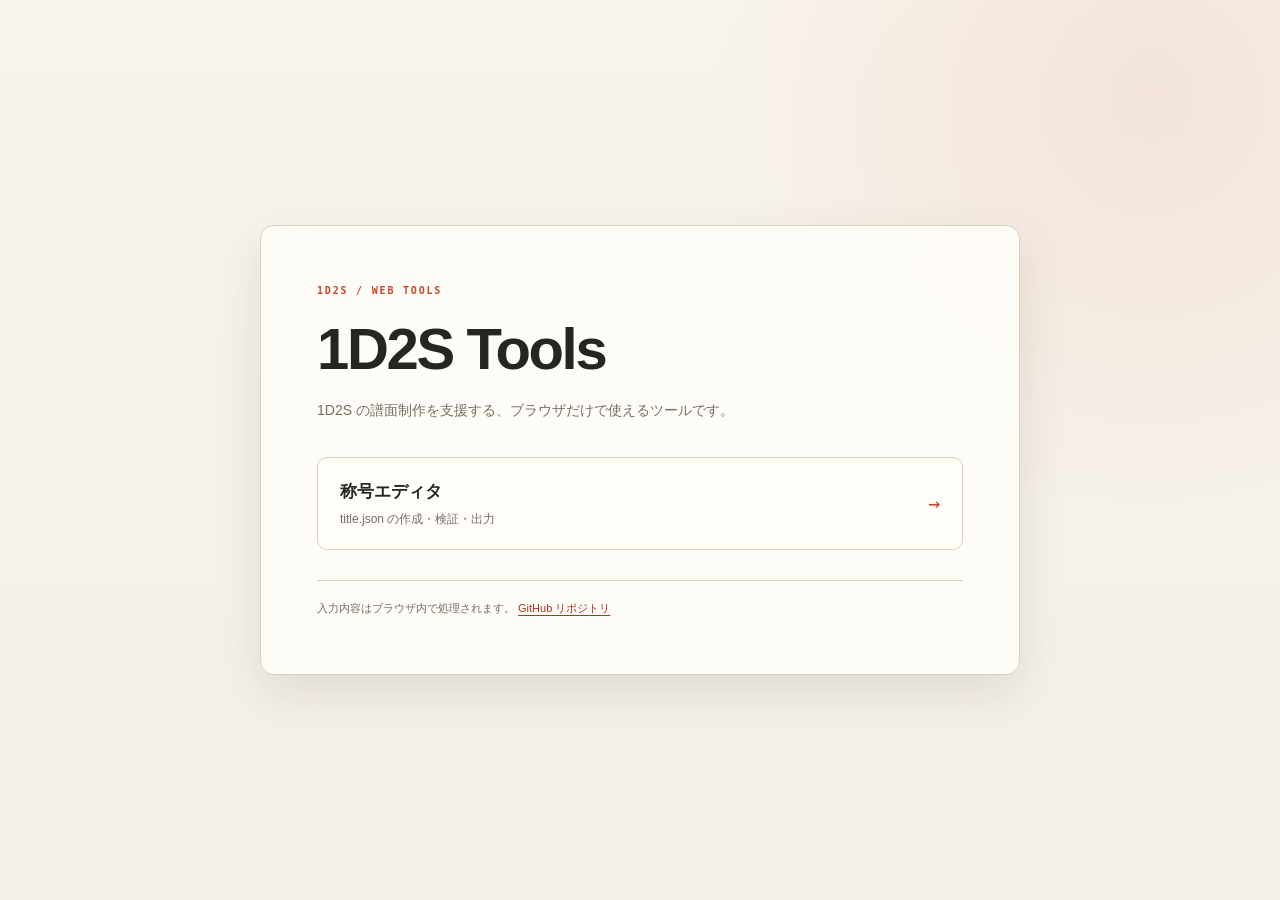
<file: index.html>
<!doctype html>
<html lang="ja">
<head>
  <meta charset="utf-8">
  <meta name="viewport" content="width=device-width, initial-scale=1">
  <meta name="color-scheme" content="light">
  <meta name="description" content="1D2S の譜面制作を支援する Web ツール一覧です。">
  <title>1D2S Tools</title>
  <style>
    :root {
      --bg: #f4f0e8;
      --surface: #fffdf8;
      --ink: #262523;
      --muted: #746f66;
      --line: #d9d1c4;
      --accent: #c8452c;
      --accent-dark: #a93620;
      --accent-pale: #f9e9e5;
      --shadow: 0 18px 50px rgba(80, 58, 38, .12);
    }

    * { box-sizing: border-box; }

    body {
      min-height: 100vh;
      margin: 0;
      display: grid;
      place-items: center;
      padding: 32px 20px;
      color: var(--ink);
      background:
        radial-gradient(circle at 90% 10%, rgba(200, 69, 44, .09), transparent 28rem),
        linear-gradient(180deg, #f8f4ec 0%, var(--bg) 100%);
      font-family: "Yu Gothic", "Hiragino Kaku Gothic ProN", "Noto Sans JP", sans-serif;
      line-height: 1.7;
    }

    .page {
      width: min(760px, 100%);
      padding: clamp(28px, 5vw, 56px);
      border: 1px solid var(--line);
      border-radius: 14px;
      background: rgba(255, 253, 248, .92);
      box-shadow: var(--shadow);
    }

    .eyebrow {
      margin: 0 0 18px;
      color: var(--accent);
      font-family: ui-monospace, "Cascadia Mono", Consolas, monospace;
      font-size: 10px;
      font-weight: 700;
      letter-spacing: .18em;
    }

    h1 {
      margin: 0;
      font-size: clamp(34px, 7vw, 58px);
      line-height: 1.1;
      letter-spacing: -.04em;
    }

    .lead {
      max-width: 36rem;
      margin: 18px 0 34px;
      color: var(--muted);
      font-size: 14px;
    }

    .tools {
      display: grid;
      gap: 12px;
    }

    .tool {
      display: flex;
      align-items: center;
      justify-content: space-between;
      gap: 18px;
      padding: 20px 22px;
      border: 1px solid var(--line);
      border-radius: 10px;
      color: inherit;
      background: var(--surface);
      text-decoration: none;
      transition: border-color .15s ease, transform .15s ease, background .15s ease;
    }

    .tool:hover {
      border-color: var(--accent);
      background: var(--accent-pale);
      transform: translateY(-1px);
    }

    .tool:focus-visible {
      outline: 3px solid rgba(200, 69, 44, .35);
      outline-offset: 2px;
    }

    .tool-name {
      display: block;
      font-size: 17px;
      font-weight: 700;
    }

    .tool-desc {
      display: block;
      margin-top: 2px;
      color: var(--muted);
      font-size: 12px;
    }

    .tool-arrow {
      flex: none;
      color: var(--accent);
      font-family: ui-monospace, "Cascadia Mono", Consolas, monospace;
      font-size: 20px;
    }

    .note {
      margin: 30px 0 0;
      padding-top: 18px;
      border-top: 1px solid var(--line);
      color: var(--muted);
      font-size: 11px;
    }

    .note a {
      color: var(--accent-dark);
      text-underline-offset: 3px;
    }
  </style>
</head>
<body>
  <main class="page">
    <p class="eyebrow">1D2S / WEB TOOLS</p>
    <h1>1D2S Tools</h1>
    <p class="lead">1D2S の譜面制作を支援する、ブラウザだけで使えるツールです。</p>

    <nav class="tools" aria-label="ツール一覧">
      <a class="tool" href="title-editor/">
        <span>
          <span class="tool-name">称号エディタ</span>
          <span class="tool-desc">title.json の作成・検証・出力</span>
        </span>
        <span class="tool-arrow" aria-hidden="true">→</span>
      </a>
    </nav>

    <p class="note">
      入力内容はブラウザ内で処理されます。
      <a href="https://github.com/GabbaAim/1d2s-tools">GitHub リポジトリ</a>
    </p>
  </main>
</body>
</html>
</file>
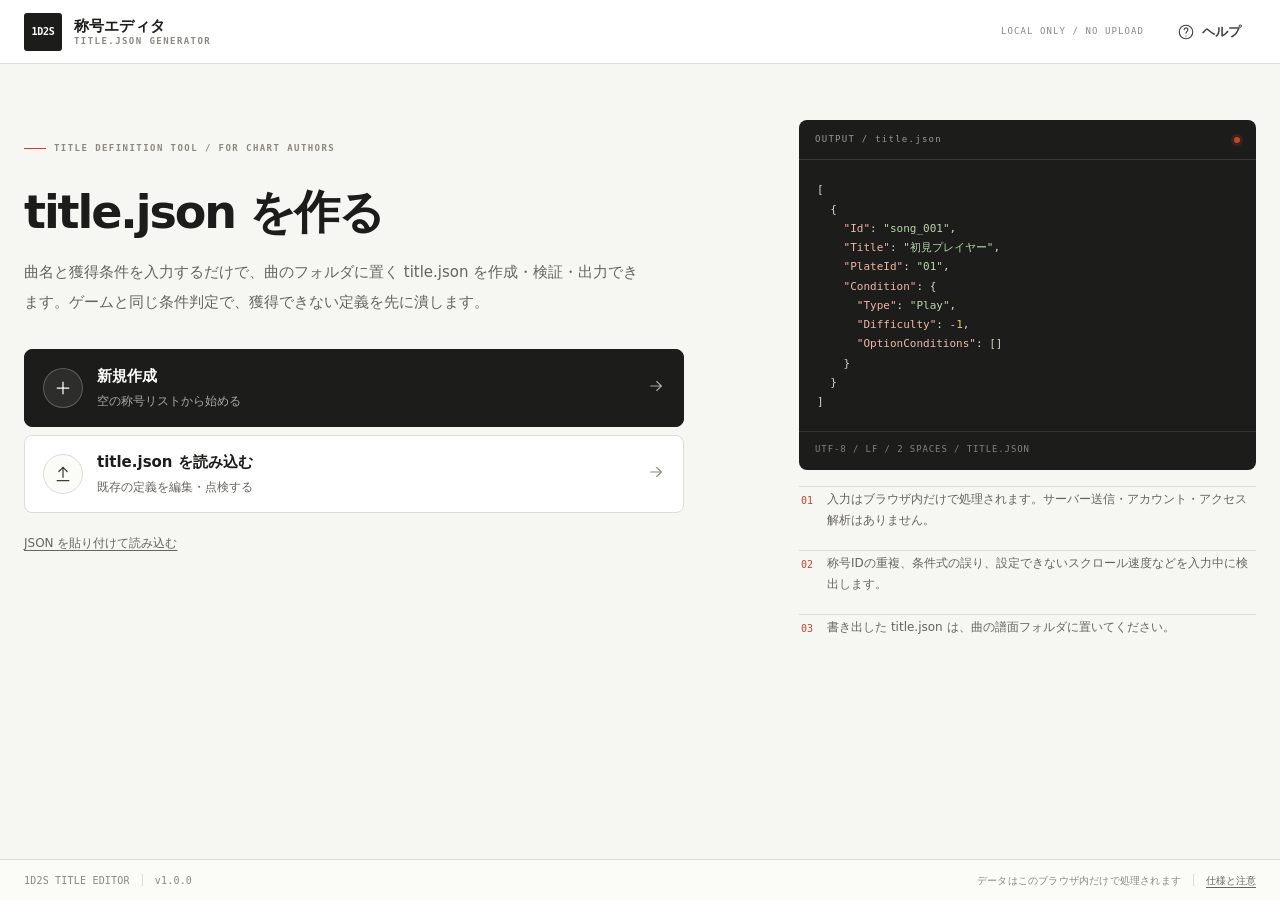
<file: title-editor/index.html>
<!doctype html>
<html lang="ja">
<head>
  <meta charset="utf-8">
  <meta name="viewport" content="width=device-width, initial-scale=1">
  <meta name="color-scheme" content="light">
  <meta name="description" content="1D2S の譜面フォルダに置く title.json を、ブラウザだけで作成・検証・出力できるエディタです。">
  <title>1D2S 称号エディタ | title.json ジェネレーター</title>
  <link rel="stylesheet" href="styles.css">
</head>
<body>
  <a class="skip-link" href="#main">本文へ移動</a>

  <div id="app" class="app">
    <header id="app-header" class="app-header"></header>
    <main id="main" class="main" tabindex="-1"></main>
    <footer id="app-footer" class="app-footer"></footer>
  </div>

  <div id="modal-root" class="modal-root" hidden></div>
  <div id="toast-root" class="toast-root" role="status" aria-live="polite" aria-atomic="false"></div>
  <div id="drop-overlay" class="drop-overlay" hidden>
    <div class="drop-card">
      <span class="drop-icon" aria-hidden="true"></span>
      <strong>title.json をドロップ</strong>
      <span>JSON を読み込んで編集を開始します。</span>
    </div>
  </div>

  <input id="json-file-input" type="file" accept=".json,application/json" hidden>

  <script src="core.js"></script>
  <script src="app.js"></script>
</body>
</html>
</file>
<file: title-editor/styles.css>
/* =========================================================
   1D2S Title Editor
   A quiet production tool: warm paper, ink, one vermilion accent.
   ========================================================= */

:root {
  --bg: #f6f6f3;
  --surface: #ffffff;
  --surface-2: #fbfbf8;
  --surface-3: #f1f0ea;
  --line: #dedcd5;
  --line-strong: #c9c6bc;
  --ink: #1c1c1a;
  --ink-2: #3e3d38;
  --muted: #66645e;
  --muted-2: #8b887f;
  --accent: #c8452c;
  --accent-dark: #a83a24;
  --accent-pale: #f9e9e5;
  --success: #2f7d52;
  --success-pale: #e8f3ec;
  --warning: #a86400;
  --warning-pale: #fbf0dc;
  --error: #b3261e;
  --error-pale: #fbe9e7;
  --info: #35648a;
  --info-pale: #eaf1f6;
  --header-h: 64px;
  --footer-h: 40px;
  --radius: 8px;
  --radius-sm: 6px;
  --font: system-ui, -apple-system, "Segoe UI", "Yu Gothic UI", "Hiragino Sans", "Noto Sans JP", sans-serif;
  --mono: ui-monospace, "SFMono-Regular", Consolas, "Cascadia Mono", "Roboto Mono", monospace;
  --shadow-modal: 0 8px 24px rgba(0, 0, 0, .12);
  --ease: 120ms ease-out;
}

*,
*::before,
*::after {
  box-sizing: border-box;
}

[hidden] {
  display: none !important;
}

html {
  min-width: 320px;
  background: var(--bg);
}

body {
  margin: 0;
  min-height: 100vh;
  background: var(--bg);
  color: var(--ink);
  font-family: var(--font);
  font-size: 14px;
  line-height: 1.7;
  -webkit-font-smoothing: antialiased;
  text-rendering: optimizeLegibility;
}

body.modal-open {
  overflow: hidden;
}

button,
input,
select,
textarea {
  font: inherit;
  color: inherit;
}

button {
  cursor: pointer;
}

a {
  color: inherit;
}

code,
pre {
  font-family: var(--mono);
}

::selection {
  background: var(--accent-pale);
  color: var(--ink);
}

:focus-visible {
  outline: 2px solid var(--accent);
  outline-offset: 2px;
}

.sr-only {
  position: absolute;
  width: 1px;
  height: 1px;
  padding: 0;
  margin: -1px;
  overflow: hidden;
  clip: rect(0, 0, 0, 0);
  white-space: nowrap;
  border: 0;
}

.skip-link {
  position: fixed;
  left: 16px;
  top: -60px;
  z-index: 100;
  padding: 8px 12px;
  background: var(--ink);
  color: #fff;
  border-radius: var(--radius-sm);
  transition: top var(--ease);
}

.skip-link:focus {
  top: 12px;
}

.hidden {
  display: none !important;
}

.mono {
  font-family: var(--mono);
}

.muted {
  color: var(--muted);
}

/* ---------------------------------------------------------
   App shell
   --------------------------------------------------------- */

.app {
  min-height: 100vh;
  height: 100vh;
  height: 100dvh;
  overflow: hidden;
  display: flex;
  flex-direction: column;
}

.app-header {
  flex: 0 0 auto;
  height: var(--header-h);
  background: var(--surface);
  border-bottom: 1px solid var(--line);
  position: relative;
  z-index: 20;
}

.header-inner {
  width: min(1440px, 100%);
  height: 100%;
  margin: 0 auto;
  padding: 0 24px;
  display: flex;
  align-items: center;
  gap: 20px;
}

.brand {
  display: inline-flex;
  align-items: center;
  gap: 12px;
  border: 0;
  background: none;
  padding: 0;
  text-align: left;
  text-decoration: none;
}

.brand-mark {
  display: inline-grid;
  place-items: center;
  width: 38px;
  height: 38px;
  background: var(--ink);
  color: #fff;
  border-radius: 3px;
  font-family: var(--mono);
  font-size: 10px;
  font-weight: 700;
  letter-spacing: -.03em;
}

.brand-text {
  display: flex;
  flex-direction: column;
  gap: 1px;
  line-height: 1.2;
}

.brand-text strong {
  font-size: 15px;
  font-weight: 700;
  letter-spacing: .01em;
}

.brand-text small,
.eyebrow {
  font-family: var(--mono);
  font-size: 9px;
  font-weight: 600;
  letter-spacing: .16em;
  text-transform: uppercase;
  color: var(--muted-2);
}

.eyebrow {
  display: inline-flex;
  align-items: center;
  gap: 8px;
}

.eyebrow.small {
  font-size: 9px;
}

.eyebrow .rule {
  width: 22px;
  height: 1px;
  background: var(--accent);
}

.header-actions {
  margin-left: auto;
  display: flex;
  align-items: center;
  gap: 10px;
}

.privacy-note {
  font-family: var(--mono);
  font-size: 9px;
  letter-spacing: .12em;
  color: var(--muted-2);
  padding-right: 8px;
}

.main {
  flex: 1 1 auto;
  min-height: 0;
}

.home-main {
  overflow: auto;
}

.app-footer {
  flex: 0 0 auto;
  min-height: var(--footer-h);
  border-top: 1px solid var(--line);
  background: var(--surface-2);
}

.footer-inner {
  width: min(1440px, 100%);
  min-height: var(--footer-h);
  margin: 0 auto;
  padding: 0 24px;
  display: flex;
  align-items: center;
  gap: 12px;
  font-family: var(--mono);
  font-size: 10px;
  color: var(--muted-2);
  letter-spacing: .02em;
}

.footer-grow {
  flex: 1;
}

.footer-sep {
  width: 1px;
  height: 12px;
  background: var(--line);
}

.link-button {
  border: 0;
  background: none;
  padding: 4px 0;
  color: var(--muted);
  font-family: var(--mono);
  font-size: 10px;
  text-decoration: underline;
  text-underline-offset: 3px;
}

.link-button:hover {
  color: var(--ink);
}

/* ---------------------------------------------------------
   Buttons
   --------------------------------------------------------- */

.btn {
  display: inline-flex;
  align-items: center;
  justify-content: center;
  gap: 7px;
  min-height: 38px;
  padding: 0 14px;
  border: 1px solid var(--line-strong);
  border-radius: var(--radius-sm);
  background: var(--surface);
  color: var(--ink);
  font-size: 13px;
  font-weight: 600;
  line-height: 1;
  white-space: nowrap;
  transition: background var(--ease), border-color var(--ease), color var(--ease), transform var(--ease);
}

.btn:hover {
  background: var(--surface-3);
  border-color: var(--muted-2);
}

.btn:active {
  transform: translateY(1px);
}

.btn:disabled,
.btn[aria-disabled="true"] {
  cursor: not-allowed;
  opacity: .48;
  transform: none;
}

.btn .icon {
  flex: 0 0 auto;
}

.btn-primary {
  background: var(--accent);
  border-color: var(--accent);
  color: #fff;
}

.btn-primary:hover {
  background: var(--accent-dark);
  border-color: var(--accent-dark);
}

.btn-inspector-toggle,
.inspector-toggle {
  display: none;
}

.btn-secondary {
  background: var(--surface);
}

.btn-ghost {
  border-color: transparent;
  background: transparent;
  color: var(--ink-2);
}

.btn-ghost:hover {
  border-color: var(--line);
  background: var(--surface-3);
}

.btn-danger-ghost {
  border-color: transparent;
  background: transparent;
  color: var(--error);
}

.btn-danger-ghost:hover {
  background: var(--error-pale);
  border-color: #efc3be;
}

.btn-sm {
  min-height: 32px;
  padding: 0 10px;
  font-size: 12px;
}

.btn-block {
  width: 100%;
}

.btn-icon {
  width: 38px;
  min-height: 38px;
  padding: 0;
}

.btn-icon.btn-sm {
  width: 32px;
  min-height: 32px;
}

.icon {
  display: inline-block;
  width: 18px;
  height: 18px;
  fill: none;
  stroke: currentColor;
  stroke-width: 1.5;
  stroke-linecap: round;
  stroke-linejoin: round;
  vertical-align: -3px;
}

.icon-sm {
  width: 14px;
  height: 14px;
}

/* ---------------------------------------------------------
   Home
   --------------------------------------------------------- */

.home {
  width: min(1360px, 100%);
  margin: 0 auto;
  padding: 56px 24px 64px;
}

.home-hero {
  display: grid;
  grid-template-columns: minmax(0, 1.2fr) minmax(340px, .8fr);
  gap: clamp(40px, 7vw, 104px);
  align-items: start;
}

.hero-copy {
  padding-top: 12px;
}

.hero-title {
  margin: 22px 0 20px;
  font-size: clamp(44px, 5.6vw, 76px);
  line-height: 1.08;
  font-weight: 800;
  letter-spacing: -.05em;
}

.home-title {
  margin: 20px 0 18px;
  font-size: clamp(32px, 3.6vw, 46px);
  line-height: 1.2;
  font-weight: 800;
  letter-spacing: -.045em;
}

.hero-title em {
  position: relative;
  color: var(--accent);
  font-style: normal;
}

.hero-title em::after {
  content: "";
  position: absolute;
  left: 1px;
  right: 1px;
  bottom: .06em;
  height: .18em;
  background: var(--accent-pale);
  z-index: -1;
}

.hero-lead {
  max-width: 620px;
  margin: 0 0 32px;
  color: var(--muted);
  font-size: 15px;
  line-height: 1.95;
}

.home-actions {
  display: grid;
  gap: 8px;
  max-width: 660px;
}

.action-card {
  display: flex;
  align-items: center;
  gap: 14px;
  width: 100%;
  min-height: 76px;
  padding: 14px 18px;
  border: 1px solid var(--line);
  border-radius: var(--radius);
  background: var(--surface);
  text-align: left;
  transition: border-color var(--ease), background var(--ease), transform var(--ease);
}

.action-card:hover {
  border-color: var(--ink);
  background: var(--surface);
  transform: translateX(2px);
}

.action-card-icon {
  display: inline-grid;
  place-items: center;
  width: 40px;
  height: 40px;
  flex: 0 0 auto;
  border: 1px solid var(--line);
  border-radius: 50%;
  color: var(--ink-2);
  background: var(--surface-2);
}

.action-card-icon .icon {
  width: 20px;
  height: 20px;
}

.action-card-copy {
  display: flex;
  flex-direction: column;
  gap: 2px;
  min-width: 0;
}

.action-card-copy strong {
  font-size: 15px;
  font-weight: 700;
}

.action-card-copy small {
  color: var(--muted);
  font-size: 12px;
}

.action-arrow {
  margin-left: auto;
  color: var(--muted-2);
  transition: color var(--ease), transform var(--ease);
}

.action-card:hover .action-arrow {
  color: var(--accent);
  transform: translateX(2px);
}

.action-arrow .icon {
  transform: rotate(180deg);
}

.action-primary {
  border-color: var(--ink);
  background: var(--ink);
  color: #fff;
}

.action-primary:hover {
  background: #2c2b27;
  border-color: #2c2b27;
}

.action-primary .action-card-icon {
  background: rgba(255, 255, 255, .08);
  border-color: rgba(255, 255, 255, .22);
  color: #fff;
}

.action-primary .action-card-copy small,
.action-primary .action-arrow {
  color: rgba(255, 255, 255, .62);
}

.action-primary:hover .action-arrow {
  color: #fff;
}

.text-action {
  margin-top: 18px;
  border: 0;
  background: none;
  padding: 2px 0;
  color: var(--muted);
  font-size: 12px;
  text-decoration: underline;
  text-underline-offset: 3px;
}

.text-action:hover {
  color: var(--accent);
}

.home-side {
  display: grid;
  gap: 16px;
}

.sample-card {
  background: var(--ink);
  color: #f3f1e9;
  border-radius: var(--radius);
  overflow: hidden;
}

.sample-head {
  display: flex;
  align-items: center;
  justify-content: space-between;
  padding: 12px 16px;
  border-bottom: 1px solid rgba(255, 255, 255, .12);
  font-family: var(--mono);
  font-size: 9px;
  letter-spacing: .14em;
  color: rgba(255, 255, 255, .55);
}

.sample-dot {
  width: 6px;
  height: 6px;
  border-radius: 50%;
  background: var(--accent);
  box-shadow: 0 0 0 3px rgba(200, 69, 44, .18);
}

.sample-code {
  margin: 0;
  padding: 20px 18px;
  overflow: auto;
  font-size: 11px;
  line-height: 1.75;
  color: #d9d5c8;
  tab-size: 2;
}

.sample-code .json-key {
  color: #f1b7aa;
}

.sample-code .json-string {
  color: #b9d6b0;
}

.sample-code .json-number {
  color: #e3c986;
}

.sample-code .json-punct {
  color: #8d897e;
}

.sample-foot {
  padding: 10px 16px 12px;
  border-top: 1px solid rgba(255, 255, 255, .1);
  font-family: var(--mono);
  font-size: 9px;
  letter-spacing: .1em;
  color: rgba(255, 255, 255, .45);
}

.home-note {
  display: flex;
  gap: 14px;
  padding: 2px 2px;
  border-top: 1px solid var(--line);
}

.home-note:first-of-type {
  border-top: 0;
}

.note-index {
  flex: 0 0 auto;
  padding-top: 3px;
  font-family: var(--mono);
  font-size: 10px;
  color: var(--accent);
}

.home-note p {
  margin: 0;
  color: var(--muted);
  font-size: 12px;
  line-height: 1.8;
}

.draft-banner {
  margin-top: 48px;
  padding: 16px 18px;
  display: flex;
  align-items: center;
  gap: 18px;
  border: 1px solid var(--line-strong);
  border-left: 3px solid var(--accent);
  border-radius: var(--radius-sm);
  background: var(--surface);
}

.draft-copy {
  display: flex;
  flex-direction: column;
  gap: 2px;
  min-width: 0;
}

.draft-copy strong {
  font-size: 13px;
}

.draft-copy .muted {
  font-size: 11px;
}

.draft-actions {
  margin-left: auto;
  display: flex;
  gap: 8px;
}

/* ---------------------------------------------------------
   Editor layout
   --------------------------------------------------------- */

.editor-main {
  min-height: 0;
  overflow: hidden;
}

.editor-layout {
  height: 100%;
  display: grid;
  grid-template-columns: 294px minmax(420px, 1fr) 366px;
  min-height: 0;
}

.sidebar,
.form-pane,
.inspector {
  min-width: 0;
  min-height: 0;
  background: var(--surface);
}

.sidebar {
  display: flex;
  flex-direction: column;
  border-right: 1px solid var(--line);
}

.form-pane {
  display: flex;
  flex-direction: column;
  background: var(--surface-2);
}

.inspector {
  display: flex;
  flex-direction: column;
  border-left: 1px solid var(--line);
}

/* Editor header */

.editor-header {
  gap: 14px;
}

.editor-heading {
  min-width: 0;
  display: flex;
  flex-direction: column;
  gap: 0;
}

.editor-heading .brand-mini {
  font-family: var(--mono);
  font-size: 9px;
  letter-spacing: .12em;
  color: var(--muted-2);
  text-transform: uppercase;
}

.editor-song {
  max-width: 38vw;
  overflow: hidden;
  text-overflow: ellipsis;
  white-space: nowrap;
  font-size: 15px;
  font-weight: 700;
  line-height: 1.4;
}

.status-chip {
  display: inline-flex;
  align-items: center;
  gap: 7px;
  padding: 5px 9px;
  border: 1px solid var(--line);
  border-radius: 999px;
  font-family: var(--mono);
  font-size: 9px;
  letter-spacing: .04em;
  color: var(--muted);
  background: var(--surface-2);
  white-space: nowrap;
}

.status-chip::before {
  content: "";
  width: 5px;
  height: 5px;
  border-radius: 50%;
  background: var(--success);
}

.status-chip.is-saving::before {
  background: var(--warning);
}

.validation-summary {
  display: inline-flex;
  align-items: center;
  gap: 8px;
}

.badge {
  display: inline-flex;
  align-items: center;
  gap: 4px;
  padding: 3px 7px;
  border-radius: 4px;
  font-family: var(--mono);
  font-size: 10px;
  font-weight: 600;
  letter-spacing: .01em;
  white-space: nowrap;
}

.badge-error {
  color: var(--error);
  background: var(--error-pale);
}

.badge-warning {
  color: var(--warning);
  background: var(--warning-pale);
}

.badge-success {
  color: var(--success);
  background: var(--success-pale);
}

.badge-info {
  color: var(--info);
  background: var(--info-pale);
}

/* Sidebar list */

.sidebar-head {
  display: flex;
  align-items: center;
  justify-content: space-between;
  gap: 10px;
  padding: 18px 16px 12px;
}

.sidebar-head > div {
  display: flex;
  flex-direction: column;
  gap: 2px;
}

.sidebar-head strong {
  font-size: 13px;
}

.song-field {
  display: flex;
  flex-direction: column;
  gap: 4px;
  padding: 0 16px 12px;
}

.song-field label {
  font-size: 11px;
  font-weight: 600;
  color: var(--ink-2);
}

.song-field .input {
  height: 34px;
  background: var(--surface-2);
  font-size: 12px;
}

.song-field .field-hint {
  font-size: 9px;
}

.search-box {
  position: relative;
  margin: 0 16px 12px;
}

.search-box .icon {
  position: absolute;
  left: 10px;
  top: 50%;
  transform: translateY(-50%);
  color: var(--muted-2);
  pointer-events: none;
}

.search-box input {
  width: 100%;
  height: 34px;
  padding: 0 10px 0 33px;
  border: 1px solid var(--line);
  border-radius: var(--radius-sm);
  background: var(--surface-2);
  font-size: 12px;
}

.search-box input::placeholder {
  color: var(--muted-2);
}

.title-list {
  flex: 1;
  min-height: 0;
  overflow: auto;
  padding: 0 8px 8px;
}

.title-item {
  position: relative;
  display: grid;
  grid-template-columns: 26px minmax(0, 1fr) auto;
  gap: 8px;
  align-items: start;
  width: 100%;
  padding: 10px 8px;
  border: 1px solid transparent;
  border-radius: var(--radius-sm);
  background: transparent;
  text-align: left;
  transition: background var(--ease), border-color var(--ease);
}

.title-item:hover {
  background: var(--surface-2);
}

.title-item.is-selected {
  background: var(--accent-pale);
  border-color: #efc8bf;
}

.title-item.is-dragging {
  opacity: .45;
}

.title-item.is-drop-target {
  border-top-color: var(--accent);
}

.title-index {
  padding-top: 2px;
  font-family: var(--mono);
  font-size: 9px;
  color: var(--muted-2);
  text-align: right;
}

.title-item-main {
  min-width: 0;
  display: flex;
  flex-direction: column;
  gap: 4px;
}

.title-item-name {
  overflow: hidden;
  text-overflow: ellipsis;
  white-space: nowrap;
  font-size: 12px;
  font-weight: 600;
  line-height: 1.45;
}

.title-item-name.is-untitled {
  color: var(--muted-2);
  font-weight: 500;
}

.title-item-meta {
  display: flex;
  align-items: center;
  gap: 6px;
  min-width: 0;
  overflow: hidden;
}

.type-chip {
  display: inline-flex;
  align-items: center;
  padding: 1px 5px;
  border: 1px solid var(--line);
  border-radius: 3px;
  font-family: var(--mono);
  font-size: 8px;
  font-weight: 600;
  letter-spacing: .04em;
  color: var(--muted);
  background: var(--surface);
  white-space: nowrap;
}

.title-item.is-selected .type-chip {
  border-color: #e6bdb3;
  background: rgba(255, 255, 255, .55);
}

.type-chip.hidden-chip {
  color: var(--warning);
  border-color: #e6c58f;
  background: var(--warning-pale);
}

.type-chip.multi-chip {
  color: var(--accent);
  border-color: #e6bdb3;
  background: var(--accent-pale);
}

.hidden-toggle {
  font-size: 11px;
  color: var(--ink-2);
}

.title-id {
  overflow: hidden;
  text-overflow: ellipsis;
  white-space: nowrap;
  font-family: var(--mono);
  font-size: 9px;
  color: var(--muted-2);
}

.severity-dot {
  width: 6px;
  height: 6px;
  margin-top: 5px;
  border-radius: 50%;
  background: var(--line-strong);
}

.severity-dot.error {
  background: var(--error);
  box-shadow: 0 0 0 3px rgba(179, 38, 30, .12);
}

.severity-dot.warning {
  background: var(--warning);
}

.severity-dot.ok {
  background: var(--success);
}

.title-empty {
  padding: 24px 16px;
  color: var(--muted);
  font-size: 12px;
  text-align: center;
  line-height: 1.8;
}

.sidebar-foot {
  flex: 0 0 auto;
  display: grid;
  gap: 6px;
  padding: 10px 16px 14px;
  border-top: 1px solid var(--line);
}

/* ---------------------------------------------------------
   Form pane
   --------------------------------------------------------- */

.form-scroll {
  flex: 1;
  min-height: 0;
  overflow: auto;
  padding: 24px clamp(20px, 3vw, 38px) 40px;
}

.form-inner {
  width: min(760px, 100%);
  margin: 0 auto;
}

.form-head {
  display: flex;
  align-items: flex-start;
  justify-content: space-between;
  gap: 16px;
  padding-bottom: 18px;
  border-bottom: 1px solid var(--line);
}

.form-head-copy {
  min-width: 0;
  display: flex;
  flex-direction: column;
  gap: 4px;
}

.form-head h2 {
  margin: 0;
  overflow: hidden;
  text-overflow: ellipsis;
  white-space: nowrap;
  font-size: 24px;
  line-height: 1.35;
  letter-spacing: -.02em;
}

.form-actions {
  display: flex;
  align-items: center;
  gap: 2px;
  flex: 0 0 auto;
}

.form-actions .btn {
  min-height: 32px;
  padding: 0 9px;
  font-size: 11px;
}

.section {
  padding: 24px 0;
  border-bottom: 1px solid var(--line);
}

.section:last-child {
  border-bottom: 0;
}

.section-head {
  display: flex;
  align-items: baseline;
  justify-content: space-between;
  gap: 12px;
  margin-bottom: 16px;
}

.section-head h3 {
  margin: 0;
  font-size: 14px;
  font-weight: 700;
  letter-spacing: -.01em;
}

.section-note {
  color: var(--muted-2);
  font-size: 11px;
}

.field-grid {
  display: grid;
  grid-template-columns: minmax(0, 1fr) minmax(0, 1fr);
  gap: 16px;
}

.field-wide {
  grid-column: 1 / -1;
}

.field {
  display: flex;
  flex-direction: column;
  gap: 6px;
  min-width: 0;
}

.field-label,
.field > label:not(.checkbox) {
  display: flex;
  align-items: center;
  gap: 6px;
  font-size: 11px;
  font-weight: 600;
  letter-spacing: .02em;
  color: var(--ink-2);
}

.required {
  padding: 1px 4px;
  border-radius: 2px;
  background: var(--accent-pale);
  color: var(--accent);
  font-family: var(--mono);
  font-size: 8px;
  font-weight: 600;
}

.input,
.textarea,
.select {
  width: 100%;
  border: 1px solid var(--line-strong);
  border-radius: var(--radius-sm);
  background: var(--surface);
  color: var(--ink);
  font-size: 13px;
  transition: border-color var(--ease), box-shadow var(--ease);
}

.input,
.select {
  height: 38px;
  padding: 0 10px;
}

.select {
  appearance: none;
  padding-right: 30px;
  background-image: url("data:image/svg+xml,%3Csvg xmlns='http://www.w3.org/2000/svg' width='12' height='12' viewBox='0 0 24 24' fill='none' stroke='%2366645e' stroke-width='2' stroke-linecap='round' stroke-linejoin='round'%3E%3Cpath d='m6 9 6 6 6-6'/%3E%3C/svg%3E");
  background-repeat: no-repeat;
  background-position: right 10px center;
}

.textarea {
  min-height: 84px;
  padding: 9px 10px;
  line-height: 1.65;
  resize: vertical;
}

.input:hover,
.textarea:hover,
.select:hover {
  border-color: var(--muted-2);
}

.input:focus,
.textarea:focus,
.select:focus {
  outline: none;
  border-color: var(--accent);
  box-shadow: 0 0 0 3px var(--accent-pale);
}

.input.is-invalid,
.textarea.is-invalid,
.select.is-invalid {
  border-color: var(--error);
}

.input-with-action {
  display: flex;
  gap: 6px;
}

.input-with-action .input {
  flex: 1;
  min-width: 0;
}

.input-with-action .btn {
  flex: 0 0 auto;
}

.field-label-row {
  display: flex;
  align-items: center;
  justify-content: space-between;
  gap: 10px;
}

.auto-toggle {
  padding: 1px 2px;
  font-size: 10px;
  font-weight: 500;
  color: var(--muted);
}

.textarea.is-auto {
  background: var(--surface-3);
  color: var(--muted);
  cursor: default;
}

.plate-custom-wrap {
  margin-top: 6px;
}

.field-hint {
  margin: 0;
  color: var(--muted-2);
  font-size: 10px;
  line-height: 1.6;
}

.field-hint code {
  padding: 1px 3px;
  border-radius: 2px;
  background: var(--surface-3);
  color: var(--ink-2);
  font-size: 10px;
}

.field-error {
  display: flex;
  flex-direction: column;
  gap: 3px;
  font-size: 10px;
  line-height: 1.5;
}

.field-error:empty {
  display: none;
}

.field-error .issue-line {
  color: var(--error);
}

.field-error .issue-line.is-warning {
  color: var(--warning);
}

.field-error .issue-line.is-info {
  color: var(--info);
}

.issue-line {
  display: block;
}

.condition-error .issue-line {
  display: block;
}

.char-count {
  align-self: flex-end;
  font-family: var(--mono);
  font-size: 9px;
  color: var(--muted-2);
}

.char-count.over {
  color: var(--warning);
}

/* Segmented control */

.segmented {
  display: grid;
  grid-template-columns: repeat(4, minmax(0, 1fr));
  gap: 4px;
  padding: 3px;
  border: 1px solid var(--line);
  border-radius: var(--radius-sm);
  background: var(--surface-3);
}

.segmented.is-invalid {
  border-color: var(--error);
}

.segment {
  min-height: 46px;
  padding: 6px 6px;
  border: 1px solid transparent;
  border-radius: 4px;
  background: transparent;
  display: flex;
  flex-direction: column;
  align-items: center;
  justify-content: center;
  gap: 1px;
  color: var(--muted);
  transition: background var(--ease), border-color var(--ease), color var(--ease);
}

.segment:hover {
  background: rgba(255, 255, 255, .6);
  color: var(--ink);
}

.segment.is-active {
  background: var(--surface);
  border-color: var(--line-strong);
  color: var(--ink);
  box-shadow: 0 1px 2px rgba(0, 0, 0, .04);
}

.segment-label {
  font-size: 12px;
  font-weight: 600;
}

.segment-code {
  font-family: var(--mono);
  font-size: 8px;
  letter-spacing: .06em;
  color: var(--muted-2);
}

.segment.is-active .segment-code {
  color: var(--accent);
}

.type-description {
  margin: 6px 0 0;
  color: var(--muted);
  font-size: 11px;
}

/* Conditions */

.condition-list {
  display: flex;
  flex-direction: column;
  gap: 8px;
}

.condition-row {
  padding: 10px;
  border: 1px solid var(--line);
  border-radius: var(--radius-sm);
  background: var(--surface);
}

.condition-row.has-error {
  border-color: #e3b2ac;
  background: #fffafa;
}

.condition-mode-field {
  margin-bottom: 16px;
}

.mode-segmented {
  max-width: 360px;
}

.requirement-list {
  display: flex;
  flex-direction: column;
  gap: 12px;
}

.requirement-row {
  padding: 14px;
  border: 1px solid var(--line);
  border-radius: var(--radius-sm);
  background: var(--surface);
}

.requirement-row.has-error {
  border-color: #e3b2ac;
  background: #fffafa;
}

.requirement-head {
  display: flex;
  align-items: center;
  justify-content: space-between;
  gap: 8px;
  margin-bottom: 10px;
}

.requirement-grid {
  margin-top: 10px;
}

.requirement-options {
  display: flex;
  flex-direction: column;
  gap: 8px;
  margin-top: 8px;
}

.requirement-option {
  display: flex;
  align-items: center;
  gap: 8px;
}

.requirement-option .input {
  flex: 1;
}

.requirement-add {
  margin-top: 12px;
}

.requirement-error {
  margin-left: 0;
}

.requirement-error:empty {
  display: none;
}

.condition-builder {
  display: grid;
  grid-template-columns: 20px minmax(104px, 1.1fr) 68px minmax(86px, 1fr) 30px 30px;
  gap: 6px;
  align-items: center;
}

.condition-index {
  font-family: var(--mono);
  font-size: 9px;
  color: var(--muted-2);
  text-align: right;
}

.condition-builder .select,
.condition-builder .input {
  height: 32px;
  font-size: 12px;
}

.condition-builder .btn {
  min-height: 30px;
}

.condition-code {
  display: flex;
  align-items: baseline;
  gap: 10px;
  margin-top: 7px;
  padding-left: 26px;
  min-width: 0;
}

.condition-code code {
  overflow: hidden;
  text-overflow: ellipsis;
  white-space: nowrap;
  color: var(--ink-2);
  font-size: 10px;
}

.condition-desc {
  overflow: hidden;
  text-overflow: ellipsis;
  white-space: nowrap;
  color: var(--muted-2);
  font-size: 10px;
}

.condition-raw {
  display: flex;
  gap: 6px;
  margin-top: 8px;
  padding-left: 26px;
}

.condition-raw .input {
  flex: 1;
  min-width: 0;
  height: 32px;
  font-family: var(--mono);
  font-size: 11px;
}

.condition-error {
  margin: 7px 0 0 26px;
  color: var(--error);
  font-size: 10px;
  line-height: 1.5;
}

.condition-empty {
  padding: 14px;
  border: 1px dashed var(--line-strong);
  border-radius: var(--radius-sm);
  color: var(--muted-2);
  font-size: 11px;
  text-align: center;
}

.condition-note {
  margin: 8px 0 0;
  color: var(--muted-2);
  font-size: 10px;
  line-height: 1.6;
}

/* Inline summary card */

.summary-inline {
  margin-top: 16px;
  padding: 12px 14px;
  border-left: 2px solid var(--accent);
  background: var(--surface);
}

.summary-inline p {
  margin: 4px 0 0;
  color: var(--ink-2);
  font-size: 12px;
  line-height: 1.7;
}

/* Empty editor */

.empty-state {
  min-height: 420px;
  display: grid;
  place-items: center;
  padding: 40px 20px;
  text-align: center;
}

.empty-state-inner {
  max-width: 380px;
}

.empty-state-mark {
  display: inline-grid;
  place-items: center;
  width: 64px;
  height: 64px;
  margin-bottom: 16px;
  border: 1px solid var(--line-strong);
  border-radius: 50%;
  color: var(--muted-2);
  background: var(--surface);
}

.empty-state h2 {
  margin: 0 0 8px;
  font-size: 20px;
  letter-spacing: -.02em;
}

.empty-state p {
  margin: 0 0 20px;
  color: var(--muted);
  font-size: 12px;
  line-height: 1.8;
}

.empty-actions {
  display: flex;
  justify-content: center;
  gap: 8px;
}

/* ---------------------------------------------------------
   Inspector
   --------------------------------------------------------- */

.tabs {
  flex: 0 0 auto;
  display: flex;
  gap: 2px;
  padding: 10px 12px 0;
  border-bottom: 1px solid var(--line);
  background: var(--surface);
}

.inspector-head {
  flex: 0 0 auto;
  display: flex;
  align-items: center;
  justify-content: space-between;
  gap: 10px;
  padding: 14px 16px 10px;
  border-bottom: 1px solid var(--line);
  background: var(--surface);
}

.tab {
  position: relative;
  padding: 9px 12px 11px;
  border: 0;
  background: none;
  color: var(--muted);
  font-size: 12px;
  font-weight: 600;
}

.tab:hover {
  color: var(--ink);
}

.tab.is-active {
  color: var(--ink);
}

.tab.is-active::after {
  content: "";
  position: absolute;
  left: 8px;
  right: 8px;
  bottom: -1px;
  height: 2px;
  background: var(--accent);
}

.tab-count {
  display: inline-flex;
  align-items: center;
  justify-content: center;
  min-width: 16px;
  height: 16px;
  margin-left: 4px;
  padding: 0 4px;
  border-radius: 3px;
  background: var(--surface-3);
  color: var(--muted);
  font-family: var(--mono);
  font-size: 9px;
}

.inspector-body {
  flex: 1;
  min-height: 0;
  overflow: auto;
  padding: 16px;
}

.inspector-section {
  margin-bottom: 20px;
}

.inspector-section:last-child {
  margin-bottom: 0;
}

.inspector-section-head {
  display: flex;
  align-items: baseline;
  justify-content: space-between;
  gap: 10px;
  margin-bottom: 8px;
}

.inspector-section-head h3 {
  margin: 0;
  font-size: 11px;
  font-weight: 700;
  letter-spacing: .02em;
}

.preview-card {
  padding: 12px;
  border: 1px solid var(--line);
  border-radius: var(--radius-sm);
  background: var(--surface);
}

.preview-label {
  display: flex;
  align-items: center;
  justify-content: space-between;
  gap: 8px;
  margin-bottom: 10px;
  font-family: var(--mono);
  font-size: 8px;
  letter-spacing: .1em;
  color: var(--muted-2);
  text-transform: uppercase;
}

.nameplate {
  position: relative;
  min-height: 72px;
  display: flex;
  align-items: center;
  justify-content: center;
  padding: 12px 14px;
  overflow: hidden;
  border: 1px solid #bab5a4;
  border-radius: 3px;
  background-color: #ddd8c8;
  background-image: none;
  background-size: cover;
  background-position: center;
}

.nameplate::before {
  content: "";
  position: absolute;
  inset: 4px;
  border: 1px solid rgba(40, 38, 30, .18);
  border-radius: 2px;
  pointer-events: none;
}

.nameplate.has-image {
  border-color: rgba(0, 0, 0, .18);
}

.nameplate.has-image::before {
  display: none;
}

.nameplate-text {
  position: relative;
  z-index: 1;
  max-width: 212px;
  color: #1c1a16;
  font-weight: 700;
  line-height: 1.1;
  text-align: center;
  white-space: nowrap;
  overflow: hidden;
  text-overflow: clip;
}

.nameplate-text.is-placeholder {
  color: rgba(28, 26, 22, .42);
  font-weight: 500;
}

.plate-id-tag {
  position: absolute;
  right: 6px;
  bottom: 5px;
  z-index: 1;
  padding: 1px 4px;
  border-radius: 2px;
  background: rgba(255, 255, 255, .62);
  color: rgba(28, 26, 22, .64);
  font-family: var(--mono);
  font-size: 8px;
}

.preview-meta {
  display: flex;
  flex-wrap: wrap;
  gap: 4px 12px;
  margin-top: 10px;
  color: var(--muted);
  font-size: 9px;
}

.preview-meta code {
  font-size: 9px;
  color: var(--ink-2);
}

.preview-actions {
  display: flex;
  gap: 4px;
  margin-top: 10px;
  padding-top: 10px;
  border-top: 1px solid var(--line);
}

.preview-actions .btn {
  font-size: 10px;
}

.summary-card {
  padding: 12px 14px;
  border: 1px solid var(--line);
  border-radius: var(--radius-sm);
  background: var(--surface-2);
}

.summary-card p {
  margin: 5px 0 0;
  color: var(--ink-2);
  font-size: 12px;
  line-height: 1.75;
}

.mini-json {
  border: 1px solid var(--line);
  border-radius: var(--radius-sm);
  background: var(--ink);
  color: #dedad0;
  overflow: hidden;
}

.mini-json-head {
  padding: 8px 10px;
  border-bottom: 1px solid rgba(255, 255, 255, .12);
  font-family: var(--mono);
  font-size: 8px;
  letter-spacing: .1em;
  color: rgba(255, 255, 255, .45);
}

.mini-json pre {
  margin: 0;
  padding: 10px;
  max-height: 168px;
  overflow: auto;
  font-size: 9px;
  line-height: 1.65;
  color: #d7d3c7;
}

/* Checks */

.checks-summary {
  display: flex;
  gap: 6px;
  flex-wrap: wrap;
  margin-bottom: 12px;
}

.check-group {
  margin-bottom: 16px;
}

.check-group h3 {
  margin: 0 0 6px;
  font-family: var(--mono);
  font-size: 9px;
  font-weight: 600;
  letter-spacing: .08em;
  color: var(--muted-2);
  text-transform: uppercase;
}

.check-item {
  display: grid;
  grid-template-columns: 16px minmax(0, 1fr);
  gap: 7px;
  width: 100%;
  padding: 8px 6px;
  border: 1px solid transparent;
  border-radius: 4px;
  background: none;
  text-align: left;
  line-height: 1.6;
}

.check-item:hover {
  background: var(--surface-2);
  border-color: var(--line);
}

.check-item .issue-code {
  display: block;
  font-family: var(--mono);
  font-size: 8px;
  color: var(--muted-2);
}

.check-item .issue-message {
  font-size: 10px;
  color: var(--ink-2);
}

.check-item.is-error .issue-message {
  color: var(--error);
}

.check-item.is-warning .issue-message {
  color: var(--warning);
}

.check-item.is-info .issue-message {
  color: var(--info);
}

.issue-icon {
  display: inline-grid;
  place-items: center;
  width: 16px;
  height: 16px;
  margin-top: 1px;
  border-radius: 50%;
  font-family: var(--mono);
  font-size: 9px;
  font-weight: 700;
  line-height: 1;
}

.issue-icon.error {
  color: #fff;
  background: var(--error);
}

.issue-icon.warning {
  color: #fff;
  background: var(--warning);
}

.issue-icon.info {
  color: #fff;
  background: var(--info);
}

.check-empty {
  padding: 22px 12px;
  border: 1px dashed var(--line-strong);
  border-radius: var(--radius-sm);
  text-align: center;
  color: var(--muted);
  font-size: 11px;
}

.check-empty strong {
  display: block;
  margin-bottom: 2px;
  color: var(--success);
  font-size: 12px;
}

/* Editor footer */

.editor-footer .footer-inner {
  gap: 16px;
}

.footer-stats {
  display: flex;
  align-items: center;
  gap: 12px;
}

.footer-shortcuts {
  display: flex;
  align-items: center;
  gap: 10px;
}

.kbd {
  display: inline-flex;
  align-items: center;
  justify-content: center;
  min-width: 16px;
  height: 16px;
  padding: 0 4px;
  border: 1px solid var(--line-strong);
  border-bottom-width: 2px;
  border-radius: 3px;
  background: var(--surface);
  font-family: var(--mono);
  font-size: 8px;
  color: var(--muted);
}

/* ---------------------------------------------------------
   Modals
   --------------------------------------------------------- */

.modal-root {
  position: fixed;
  inset: 0;
  z-index: 50;
  display: grid;
  place-items: center;
  padding: 24px;
}

.modal-backdrop {
  position: absolute;
  inset: 0;
  border: 0;
  background: rgba(28, 28, 26, .38);
  cursor: default;
}

.modal {
  position: relative;
  width: min(720px, 100%);
  max-height: min(84vh, 900px);
  display: flex;
  flex-direction: column;
  border: 1px solid var(--line-strong);
  border-radius: var(--radius);
  background: var(--surface);
  box-shadow: var(--shadow-modal);
  overflow: hidden;
  animation: modal-in 120ms ease-out;
}

.modal.modal-wide {
  width: min(980px, 100%);
}

.modal.modal-narrow {
  width: min(520px, 100%);
}

@keyframes modal-in {
  from {
    opacity: 0;
    transform: translateY(6px);
  }
  to {
    opacity: 1;
    transform: none;
  }
}

.modal-head {
  display: flex;
  align-items: flex-start;
  gap: 14px;
  padding: 18px 20px 14px;
  border-bottom: 1px solid var(--line);
}

.modal-head-copy {
  min-width: 0;
  flex: 1;
}

.modal-kicker {
  display: block;
  margin-bottom: 2px;
  font-family: var(--mono);
  font-size: 9px;
  letter-spacing: .1em;
  color: var(--muted-2);
  text-transform: uppercase;
}

.modal-title {
  margin: 0;
  font-size: 18px;
  line-height: 1.4;
  letter-spacing: -.02em;
}

.modal-close {
  flex: 0 0 auto;
}

.modal-body {
  padding: 20px;
  overflow: auto;
}

.modal-foot {
  display: flex;
  align-items: center;
  gap: 8px;
  padding: 14px 20px;
  border-top: 1px solid var(--line);
  background: var(--surface-2);
}

.modal-foot .spacer {
  flex: 1;
}

.modal-note {
  margin: 0;
  color: var(--muted);
  font-size: 11px;
  line-height: 1.7;
}

.modal-note + .modal-note {
  margin-top: 8px;
}

.modal-error-banner,
.modal-warning-banner,
.modal-info-banner {
  display: flex;
  align-items: flex-start;
  gap: 10px;
  padding: 12px 14px;
  border-radius: var(--radius-sm);
  font-size: 11px;
  line-height: 1.7;
}

.modal-error-banner {
  color: var(--error);
  background: var(--error-pale);
}

.modal-warning-banner {
  color: var(--warning);
  background: var(--warning-pale);
}

.modal-info-banner {
  color: var(--info);
  background: var(--info-pale);
}

.modal-error-banner strong,
.modal-warning-banner strong,
.modal-info-banner strong {
  display: block;
  font-size: 12px;
}

.notes-list {
  display: flex;
  flex-direction: column;
  gap: 6px;
  margin: 0;
  padding: 0;
  list-style: none;
}

.notes-list li {
  padding: 8px 10px;
  border: 1px solid var(--line);
  border-radius: 4px;
  font-size: 11px;
  line-height: 1.65;
}

.notes-list .note-code {
  margin-right: 6px;
  font-family: var(--mono);
  font-size: 9px;
  color: var(--muted-2);
}

.output-json {
  margin: 0;
  padding: 16px;
  max-height: 46vh;
  overflow: auto;
  border: 1px solid #34342f;
  border-radius: var(--radius-sm);
  background: #22221f;
  color: #e7e2d6;
  font-size: 11px;
  line-height: 1.7;
  tab-size: 2;
}

.output-json .json-key {
  color: #f0b3a5;
}

.output-json .json-string {
  color: #b8d6af;
}

.output-json .json-number {
  color: #e7cb87;
}

.output-json .json-boolean {
  color: #e7cb87;
}

.output-json .json-punct {
  color: #8c887d;
}

.output-meta {
  display: flex;
  flex-wrap: wrap;
  gap: 6px 16px;
  margin: 10px 0 0;
  color: var(--muted-2);
  font-family: var(--mono);
  font-size: 9px;
}

.output-counts {
  display: flex;
  gap: 6px;
  flex-wrap: wrap;
  margin-bottom: 12px;
}

/* Templates */

.template-grid {
  display: grid;
  grid-template-columns: repeat(2, minmax(0, 1fr));
  gap: 8px;
}

.template-card {
  display: flex;
  flex-direction: column;
  align-items: flex-start;
  gap: 5px;
  padding: 12px;
  border: 1px solid var(--line);
  border-radius: var(--radius-sm);
  background: var(--surface);
  text-align: left;
  transition: border-color var(--ease), background var(--ease);
}

.template-card:hover {
  border-color: var(--ink);
  background: var(--surface-2);
}

.template-card strong {
  font-size: 12px;
}

.template-card span {
  color: var(--muted);
  font-size: 10px;
  line-height: 1.6;
}

.template-card .type-chip {
  background: var(--surface-2);
}

.template-meta {
  font-family: var(--mono);
  font-size: 9px;
  color: var(--muted-2);
}

.template-items {
  display: flex;
  flex-direction: column;
  gap: 2px;
  color: var(--muted);
  font-size: 9px;
  line-height: 1.6;
}

.template-items .type-chip {
  font-size: 7px;
}

/* Simulator */

.sim-grid {
  display: grid;
  grid-template-columns: repeat(3, minmax(0, 1fr));
  gap: 12px 14px;
  margin-bottom: 18px;
}

.sim-grid .field {
  gap: 4px;
}

.sim-grid .field-label {
  font-size: 10px;
}

.sim-grid .select,
.sim-grid .input {
  height: 34px;
  font-size: 12px;
}

.sim-restrict {
  display: flex;
  flex-wrap: wrap;
  gap: 10px 18px;
  padding: 12px 0 4px;
  border-top: 1px solid var(--line);
}

.checkbox {
  display: inline-flex;
  align-items: center;
  gap: 7px;
  font-size: 11px;
  color: var(--ink-2);
  cursor: pointer;
}

.checkbox input {
  width: 14px;
  height: 14px;
  accent-color: var(--accent);
}

.sim-results {
  margin-top: 16px;
  border: 1px solid var(--line);
  border-radius: var(--radius-sm);
  overflow: hidden;
}

.sim-result-row {
  display: grid;
  grid-template-columns: minmax(0, 1fr) 88px;
  gap: 10px;
  padding: 9px 12px;
  border-top: 1px solid var(--line);
  align-items: start;
}

.sim-result-row:first-child {
  border-top: 0;
}

.sim-result-title {
  min-width: 0;
  display: flex;
  flex-direction: column;
  gap: 1px;
}

.sim-result-title strong {
  overflow: hidden;
  text-overflow: ellipsis;
  white-space: nowrap;
  font-size: 11px;
}

.sim-result-title span {
  color: var(--muted-2);
  font-size: 9px;
}

.sim-result-status {
  justify-self: end;
  font-family: var(--mono);
  font-size: 9px;
  font-weight: 600;
  white-space: nowrap;
}

.sim-result-status.earned {
  color: var(--success);
}

.sim-result-status.miss {
  color: var(--muted-2);
}

.sim-result-status.skipped {
  color: var(--warning);
}

.sim-reason {
  grid-column: 1 / -1;
  margin: 2px 0 0;
  color: var(--muted);
  font-size: 9px;
  line-height: 1.5;
}

/* Help */

.help-nav {
  display: flex;
  flex-wrap: wrap;
  gap: 4px;
  margin-bottom: 16px;
}

.help-nav button {
  border: 1px solid var(--line);
  border-radius: 999px;
  background: var(--surface-2);
  padding: 4px 9px;
  font-size: 10px;
}

.help-nav button:hover {
  border-color: var(--ink);
}

.help-section {
  margin-bottom: 22px;
}

.help-section:last-child {
  margin-bottom: 0;
}

.help-section h3 {
  margin: 0 0 8px;
  padding-bottom: 5px;
  border-bottom: 1px solid var(--line);
  font-size: 13px;
}

.help-section p,
.help-section li {
  color: var(--ink-2);
  font-size: 11px;
  line-height: 1.8;
}

.help-section ul {
  margin: 0;
  padding-left: 18px;
}

.help-code {
  margin: 8px 0 0;
  padding: 10px 12px;
  overflow: auto;
  border-radius: 4px;
  background: var(--surface-3);
  color: var(--ink-2);
  font-size: 10px;
  line-height: 1.7;
}

.help-table {
  width: 100%;
  border-collapse: collapse;
  font-size: 10px;
}

.help-table th,
.help-table td {
  padding: 6px 8px;
  border-bottom: 1px solid var(--line);
  text-align: left;
  vertical-align: top;
}

.help-table th {
  color: var(--muted);
  font-weight: 600;
}

/* Paste */

.paste-area {
  width: 100%;
  min-height: 260px;
  padding: 12px;
  border: 1px solid var(--line-strong);
  border-radius: var(--radius-sm);
  background: var(--surface-2);
  font-family: var(--mono);
  font-size: 11px;
  line-height: 1.7;
  resize: vertical;
}

/* Toast */

.toast-root {
  position: fixed;
  left: 50%;
  bottom: 24px;
  z-index: 80;
  display: flex;
  flex-direction: column;
  align-items: center;
  gap: 8px;
  width: min(440px, calc(100vw - 32px));
  transform: translateX(-50%);
  pointer-events: none;
}

.toast {
  display: flex;
  align-items: flex-start;
  gap: 9px;
  width: 100%;
  padding: 10px 14px;
  border: 1px solid var(--line-strong);
  border-radius: var(--radius-sm);
  background: var(--ink);
  color: #f6f3ea;
  box-shadow: 0 4px 16px rgba(0, 0, 0, .14);
  font-size: 11px;
  line-height: 1.6;
  animation: toast-in 140ms ease-out;
}

.toast .icon {
  flex: 0 0 auto;
  margin-top: 1px;
}

.toast.is-error {
  border-color: #6f201a;
  background: #3a1714;
}

.toast.is-warning {
  border-color: #6f4b12;
  background: #3a2b13;
}

.toast.is-success .icon {
  color: #8bc9a3;
}

@keyframes toast-in {
  from {
    opacity: 0;
    transform: translateY(5px);
  }
  to {
    opacity: 1;
    transform: none;
  }
}

/* Drop overlay */

.drop-overlay {
  position: fixed;
  inset: 0;
  z-index: 70;
  display: grid;
  place-items: center;
  padding: 24px;
  background: rgba(28, 28, 26, .42);
  pointer-events: none;
}

.drop-card {
  display: flex;
  flex-direction: column;
  align-items: center;
  gap: 5px;
  width: min(480px, 100%);
  padding: 28px;
  border: 2px dashed rgba(255, 255, 255, .5);
  border-radius: var(--radius);
  background: var(--ink);
  color: #fff;
  text-align: center;
}

.drop-card strong {
  font-size: 15px;
}

.drop-card span:last-child {
  color: rgba(255, 255, 255, .6);
  font-size: 11px;
}

.drop-icon {
  width: 34px;
  height: 34px;
  margin-bottom: 6px;
  border: 1px solid rgba(255, 255, 255, .45);
  border-radius: 50%;
  position: relative;
}

.drop-icon::before,
.drop-icon::after {
  content: "";
  position: absolute;
  background: #fff;
}

.drop-icon::before {
  left: 50%;
  top: 9px;
  width: 1px;
  height: 13px;
  transform: translateX(-50%);
}

.drop-icon::after {
  left: 50%;
  top: 9px;
  width: 9px;
  height: 9px;
  border-left: 1px solid #fff;
  border-top: 1px solid #fff;
  background: none;
  transform: translateX(-50%) rotate(45deg);
}

/* ---------------------------------------------------------
   Responsive
   --------------------------------------------------------- */

@media (max-width: 1240px) {
  .editor-layout {
    grid-template-columns: 260px minmax(380px, 1fr);
  }

  .inspector {
    grid-column: 1 / -1;
    display: none;
    border-left: 0;
    border-top: 1px solid var(--line);
    max-height: 48vh;
  }

  .editor-layout.show-inspector .inspector {
    display: flex;
  }

  .editor-layout.show-inspector .form-pane {
    display: none;
  }

  .inspector-toggle {
    display: inline-flex;
  }

  .home-hero {
    gap: 48px;
  }
}

@media (max-width: 960px) {
  .home-hero {
    grid-template-columns: 1fr;
  }

  .home-side {
    max-width: 620px;
  }

  .editor-song {
    max-width: 28vw;
  }

  .privacy-note {
    display: none;
  }

  .footer-shortcuts {
    display: none;
  }
}

@media (max-width: 760px) {
  :root {
    --header-h: 58px;
  }

  .app-header {
    height: auto;
    min-height: var(--header-h);
  }

  .header-inner {
    padding: 0 14px;
    gap: 10px;
  }

  .brand-text small {
    display: none;
  }

  .home {
    padding: 32px 16px 48px;
  }

  .hero-title {
    font-size: 42px;
  }

  .home-title {
    font-size: 34px;
  }

  .hero-lead {
    font-size: 13px;
  }

  .editor-layout {
    grid-template-columns: 1fr;
    grid-template-rows: auto minmax(0, 1fr);
  }

  .sidebar {
    max-height: 300px;
    border-right: 0;
    border-bottom: 1px solid var(--line);
  }

  .sidebar-foot {
    display: none;
  }

  .title-list {
    display: flex;
    gap: 6px;
    min-height: 82px;
    overflow-x: auto;
    overflow-y: hidden;
    padding: 0 12px 10px;
  }

  .title-item {
    min-width: 190px;
    max-width: 230px;
  }

  .editor-layout.show-inspector .sidebar {
    display: none;
  }

  .editor-layout.show-inspector {
    grid-template-rows: minmax(0, 1fr);
  }

  .form-scroll {
    padding: 18px 14px 32px;
  }

  .field-grid {
    grid-template-columns: 1fr;
  }

  .field-wide {
    grid-column: auto;
  }

  .segmented {
    grid-template-columns: repeat(2, minmax(0, 1fr));
  }

  .condition-builder {
    grid-template-columns: 18px minmax(90px, 1fr) 58px minmax(80px, 1fr) 30px 30px;
  }

  .form-head {
    flex-direction: column;
  }

  .modal-root {
    padding: 10px;
  }

  .modal {
    max-height: 92vh;
  }

  .template-grid,
  .sim-grid {
    grid-template-columns: 1fr;
  }

  .header-actions .status-chip {
    display: none;
  }

  .editor-header {
    flex-wrap: wrap;
    height: auto;
    min-height: var(--header-h);
    padding-top: 8px;
    padding-bottom: 8px;
  }

  .editor-heading {
    flex: 1;
  }

  .editor-song {
    max-width: 52vw;
  }

  .editor-header .header-actions {
    gap: 4px;
  }

  .editor-header .btn-primary {
    min-height: 34px;
    padding: 0 10px;
  }

  .form-actions {
    flex-wrap: wrap;
  }
}

@media (prefers-reduced-motion: reduce) {
  *,
  *::before,
  *::after {
    animation-duration: .01ms !important;
    animation-iteration-count: 1 !important;
    transition-duration: .01ms !important;
    scroll-behavior: auto !important;
  }
}
</file>
